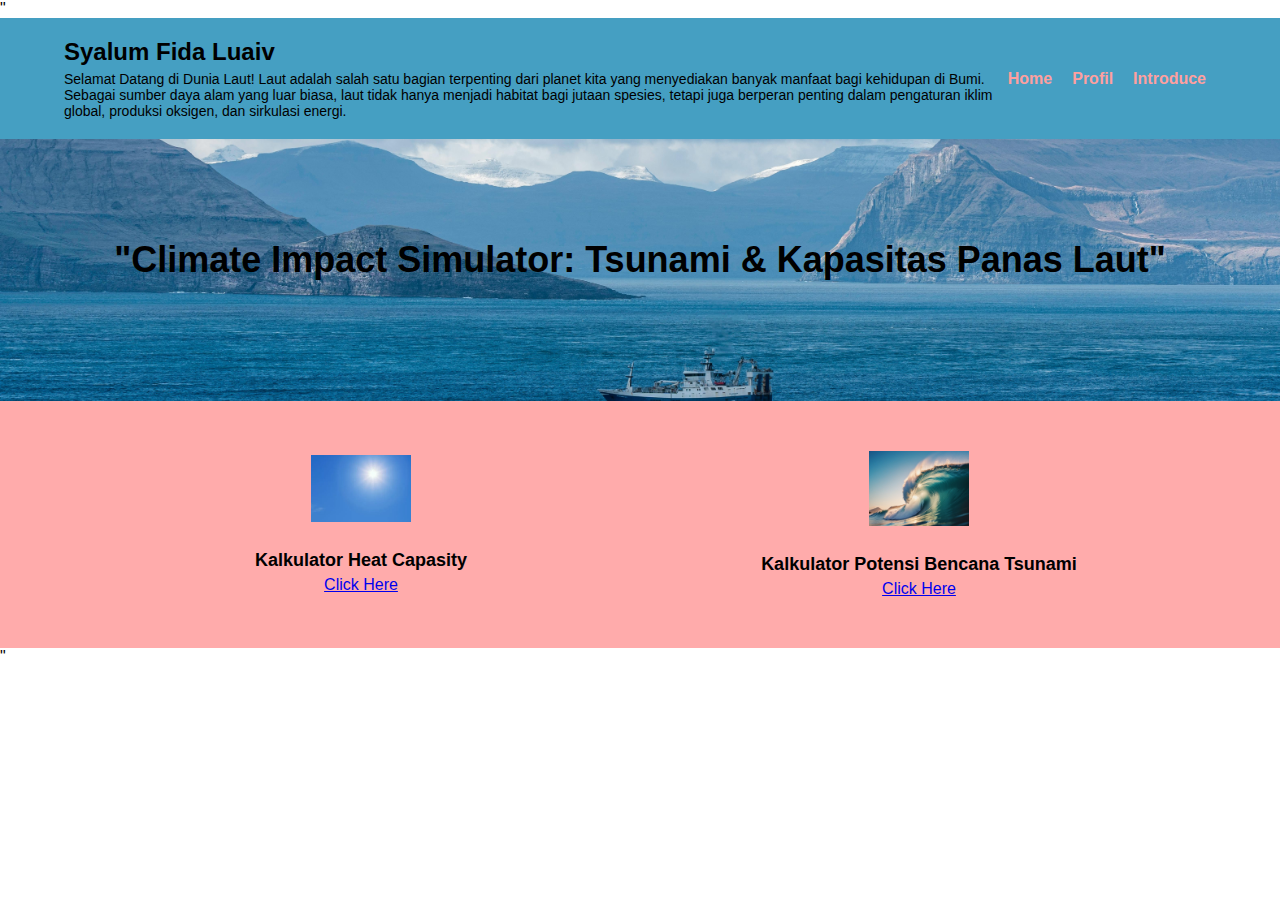
<file: index.html>
"<!DOCTYPE html>
<html lang="en">
<head>
  <meta charset="UTF-8">
  <meta name="viewport" content="width=device-width, initial-scale=1.0">
  <title>Kalkulator Tsunami</title>
  <link rel="stylesheet" href="styles.css">
</head>
<body>
  <header class="header">
    <div class="container">
      <div class="logo">
        <h1>Syalum Fida Luaiv</h1>
        <p>Selamat Datang di Dunia Laut!
            Laut adalah salah satu bagian terpenting dari planet kita yang menyediakan banyak manfaat bagi kehidupan di Bumi. Sebagai sumber daya alam yang luar biasa, laut tidak hanya menjadi habitat bagi jutaan spesies, tetapi juga berperan penting dalam pengaturan iklim global, produksi oksigen, dan sirkulasi energi.</p>
      </div>
      <nav>
        <ul>
          <li><a href="#Home">Home</a></li>
          <li><a href="/Profil/index.html">Profil</a></li>
          <li><a href="/Introduce/index.html">Introduce</a></li>
        </ul>
      </nav>
    </div>
  </header>

  <section class="hero">
    <div class="hero-content">
      <h2>"Climate Impact Simulator: Tsunami & Kapasitas Panas Laut"</h2>
    </div>
  </section>

  <section class="features">
    <div class="container">
      <div class="feature">
        <img src="/gambar/4156206587.webp "alt="Kalkulator Heat Capasity">
        <h3>Kalkulator Heat Capasity</h3>
        <a href="Kalkulator heat capacity/index.html" class="btn">Click Here</a>
      </div>
      <div class="feature">
        <img src="/gambar/6599bb62-8852-4064-a466-4e7583472a15.jpg"alt="Kalkulator Potensi Bencana Tsunami">
        <h3>Kalkulator Potensi Bencana Tsunami</h3>
      <a href="Kalkulator Potensi Bencana Tsunami/index.html" class="btn">Click Here</a>
      </div>
    </div>
  </section>
</body>
</html> "
</file>
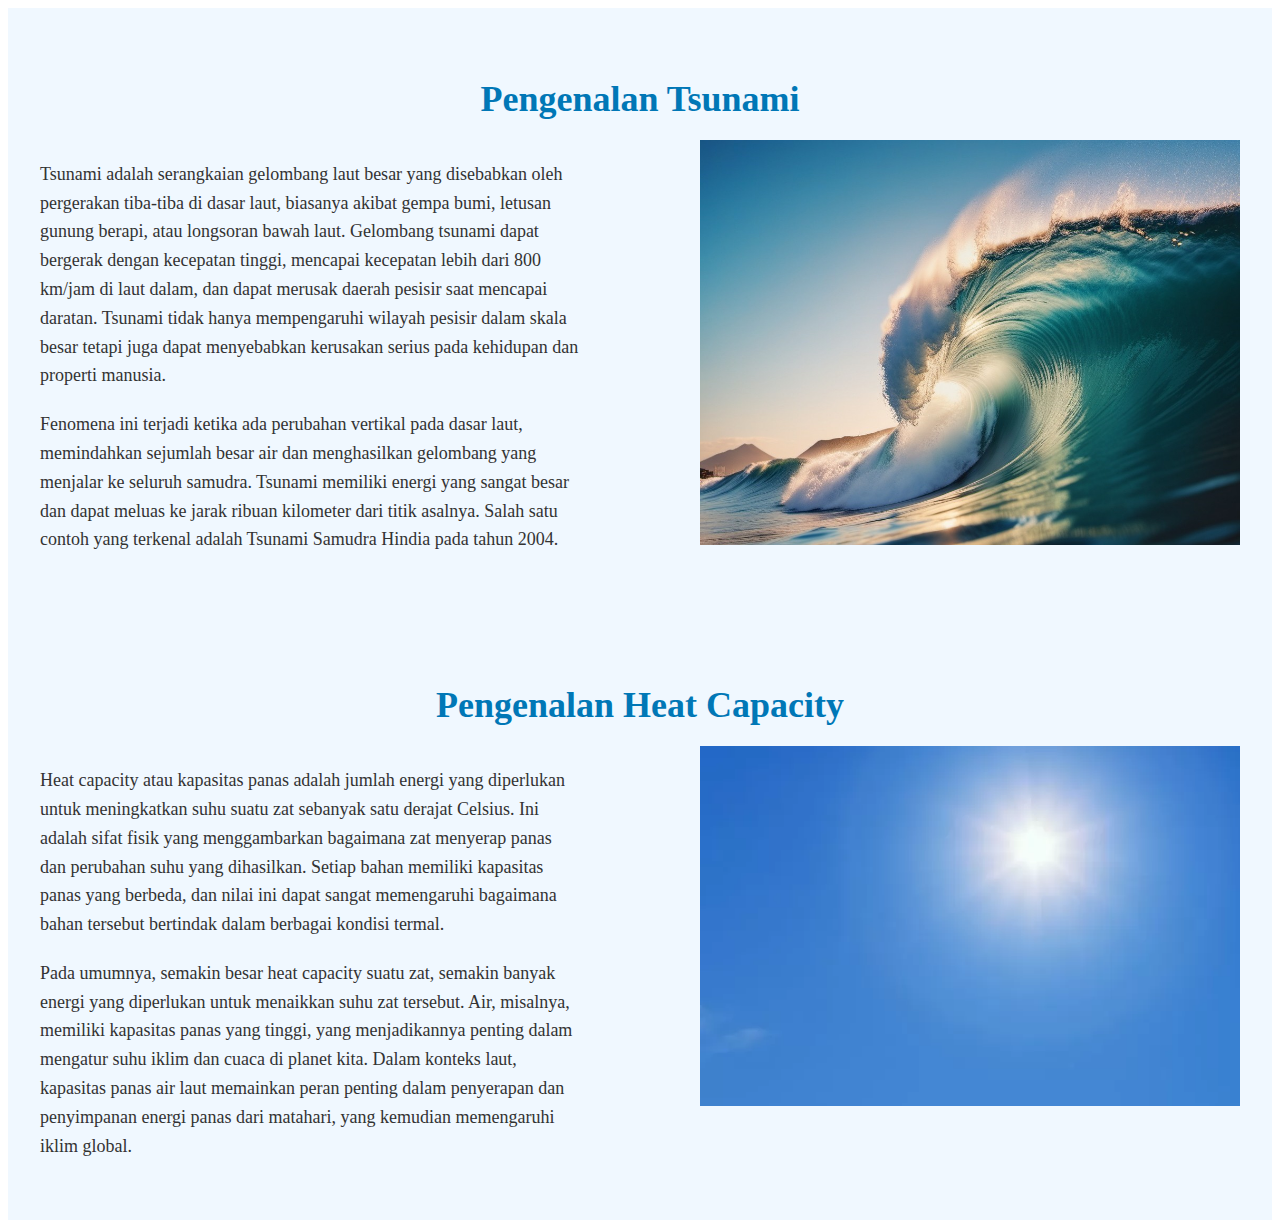
<file: Introduce/index.html>
<!DOCTYPE html>
<html lang="en">
<head>
  <meta charset="UTF-8">
  <meta name="viewport" content="width=device-width, initial-scale=1.0">
  <title>Pengenalan Tsunami dan Heat Capacity</title>
  <style>
    /* Styling untuk pengenalan */
    .section {
      padding: 40px 20px;
      background-color: #f0f8ff;
      text-align: center;
    }

    .section h2 {
      font-size: 36px;
      color: #0077b6;
      margin-bottom: 20px;
    }

    .section p {
      font-size: 18px;
      color: #333;
      line-height: 1.6;
      margin: 20px 0;
    }

    .container {
      max-width: 1200px;
      margin: 0 auto;
    }

    .two-columns {
      display: flex;
      justify-content: space-between;
      gap: 30px;
      flex-wrap: wrap;
    }

    .column {
      flex: 1;
      max-width: 45%;
      text-align: left;
    }
  </style>
</head>
<body>

  <!-- Pengenalan Tsunami -->
  <section class="section">
    <div class="container">
      <h2>Pengenalan Tsunami</h2>
      <div class="two-columns">
        <div class="column">
          <p>
            Tsunami adalah serangkaian gelombang laut besar yang disebabkan oleh pergerakan tiba-tiba di dasar laut, biasanya akibat gempa bumi, letusan gunung berapi, atau longsoran bawah laut. Gelombang tsunami dapat bergerak dengan kecepatan tinggi, mencapai kecepatan lebih dari 800 km/jam di laut dalam, dan dapat merusak daerah pesisir saat mencapai daratan. Tsunami tidak hanya mempengaruhi wilayah pesisir dalam skala besar tetapi juga dapat menyebabkan kerusakan serius pada kehidupan dan properti manusia.
          </p>
          <p>
            Fenomena ini terjadi ketika ada perubahan vertikal pada dasar laut, memindahkan sejumlah besar air dan menghasilkan gelombang yang menjalar ke seluruh samudra. Tsunami memiliki energi yang sangat besar dan dapat meluas ke jarak ribuan kilometer dari titik asalnya. Salah satu contoh yang terkenal adalah Tsunami Samudra Hindia pada tahun 2004.
          </p>
        </div>
        <div class="column">
          <img src="/gambar/6599bb62-8852-4064-a466-4e7583472a15.jpg" alt="Tsunami" width="100%" height="auto">
        </div>
      </div>
    </div>
  </section>

  <!-- Pengenalan Heat Capacity -->
  <section class="section">
    <div class="container">
      <h2>Pengenalan Heat Capacity</h2>
      <div class="two-columns">
        <div class="column">
          <p>
            Heat capacity atau kapasitas panas adalah jumlah energi yang diperlukan untuk meningkatkan suhu suatu zat sebanyak satu derajat Celsius. Ini adalah sifat fisik yang menggambarkan bagaimana zat menyerap panas dan perubahan suhu yang dihasilkan. Setiap bahan memiliki kapasitas panas yang berbeda, dan nilai ini dapat sangat memengaruhi bagaimana bahan tersebut bertindak dalam berbagai kondisi termal.
          </p>
          <p>
            Pada umumnya, semakin besar heat capacity suatu zat, semakin banyak energi yang diperlukan untuk menaikkan suhu zat tersebut. Air, misalnya, memiliki kapasitas panas yang tinggi, yang menjadikannya penting dalam mengatur suhu iklim dan cuaca di planet kita. Dalam konteks laut, kapasitas panas air laut memainkan peran penting dalam penyerapan dan penyimpanan energi panas dari matahari, yang kemudian memengaruhi iklim global.
          </p>
        </div>
        <div class="column">
          <img src="/gambar/4156206587.webp" alt="Heat Capacity" width="100%" height="auto">
        </div>
      </div>
    </div>
  </section>

</body>
</html>
</file>
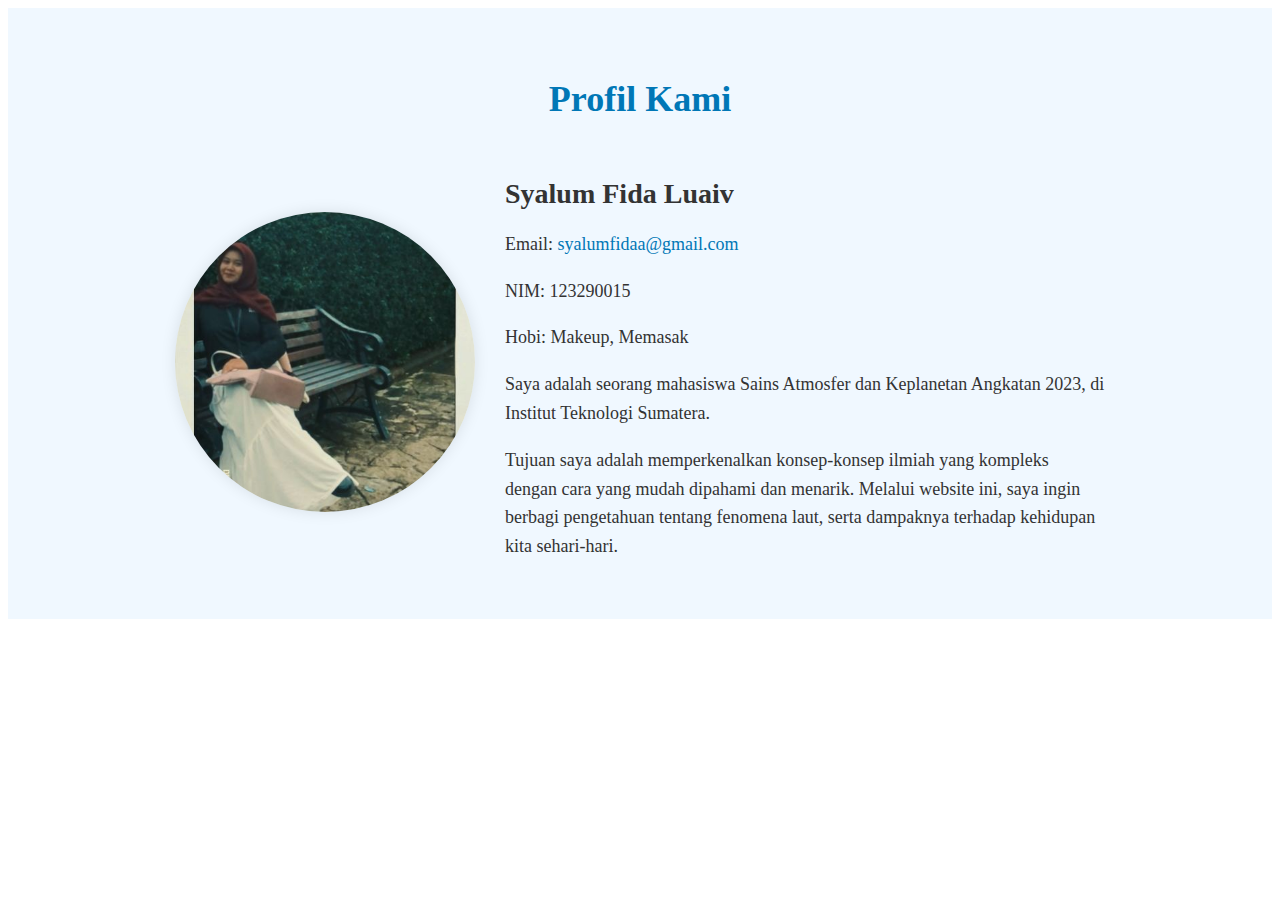
<file: Profil/index.html>
<!DOCTYPE html>
<html lang="en">
<head>
  <meta charset="UTF-8">
  <meta name="viewport" content="width=device-width, initial-scale=1.0">
  <title>Profil Syalum Fida Luaiv</title>
  <style>
    /* Styling untuk bagian profil */
    .profile {
      background-color: #f0f8ff;
      padding: 40px 20px;
      text-align: center;
    }

    .profile .container {
      max-width: 1200px;
      margin: 0 auto;
    }

    .profile h2 {
      font-size: 36px;
      color: #0077b6;
      margin-bottom: 30px;
    }

    .profile-info {
      display: flex;
      justify-content: center;
      align-items: center;
      gap: 30px;
      flex-wrap: wrap;
    }

    .profile-photo {
      flex: 1;
      max-width: 300px;
    }

    .profile-photo img {
      width: 100%;
      border-radius: 50%;
      box-shadow: 0 0 15px rgba(0, 0, 0, 0.1);
    }

    .profile-description {
      flex: 2;
      max-width: 600px;
      text-align: left;
    }

    .profile-description h3 {
      font-size: 28px;
      color: #333;
      margin-bottom: 20px;
    }

    .profile-description p {
      font-size: 18px;
      color: #333;
      line-height: 1.6;
    }

    .profile-description a {
      font-size: 18px;
      color: #0077b6;
      text-decoration: none;
    }

    .profile-description a:hover {
      text-decoration: underline;
    }
  </style>
</head>
<body>
  <section id="Profile" class="profile">
    <div class="container">
      <h2>Profil Kami</h2>
      <div class="profile-info">
        <div class="profile-photo">
          <img src="/gambar/WhatsApp Image 2024-12-10 at 20.38.05_45c17d01.jpg" alt="Profil Foto" class="photo">
        </div>
        <div class="profile-description">
          <h3>Syalum Fida Luaiv</h3>
          <p>Email: <a href="mailto:syalumfidaa@gmail.com">syalumfidaa@gmail.com</a></p>
          <p>NIM: 123290015</p>
          <p>Hobi: Makeup, Memasak</p>
          <p>
            Saya adalah seorang mahasiswa Sains Atmosfer dan Keplanetan Angkatan 2023, di Institut Teknologi Sumatera.
          </p>
          <p>
            Tujuan saya adalah memperkenalkan konsep-konsep ilmiah yang kompleks dengan cara yang mudah dipahami dan menarik. Melalui website ini, saya ingin berbagi pengetahuan tentang fenomena laut, serta dampaknya terhadap kehidupan kita sehari-hari.
          </p>
        </div>
      </div>
    </div>
  </section>
</body>
</html>
</file>
<file: styles.css>
/* styles.css */
body {
  margin: 0;
  font-family: Arial, sans-serif;
}

.header {
  background: #459fc2;
  color: rgb(0, 0, 0);
  padding: 20px 0;
}

.container {
  width: 90%;
  margin: 0 auto;
  display: flex;
  justify-content: space-between;
  align-items: center;
}

.logo h1 {
  margin: 0;
  font-size: 24px;
}

.logo p {
  margin: 5px 0 0;
  font-size: 14px;
}

nav ul {
  list-style: none;
  display: flex;
  margin: 0;
  padding: 0;
}

nav ul li {
  margin: 0 10px;
}

nav ul li a {
  text-decoration: none;
  color: rgb(255, 159, 159);
  font-weight: bold;
}

.hero {
  background-image: url('/gambar/pexels-raulling-29431460.jpg'); /* Replace with your background image */
  background-size: cover;
  background-position: center;
  text-align: center;
  color: rgb(0, 0, 0);
  padding: 100px 20px;
}

.hero-content h2 {
  font-size: 36px;
  margin: 0 0 20px;
}

.features {
  display: flex;
  justify-content: space-between;
  padding: 50px 20px;
  background: #ffabab;
}

.feature {
  text-align: center;
  flex: 1;
  margin: 0 10px;
}

.feature img {
  max-width: 100px;
  margin-bottom: 10px;
}

.feature h3 {
  font-size: 18px;
  margin-bottom: 5px;
}

.feature p {
  color: #FFA500;
  cursor: pointer;
}
</file>
